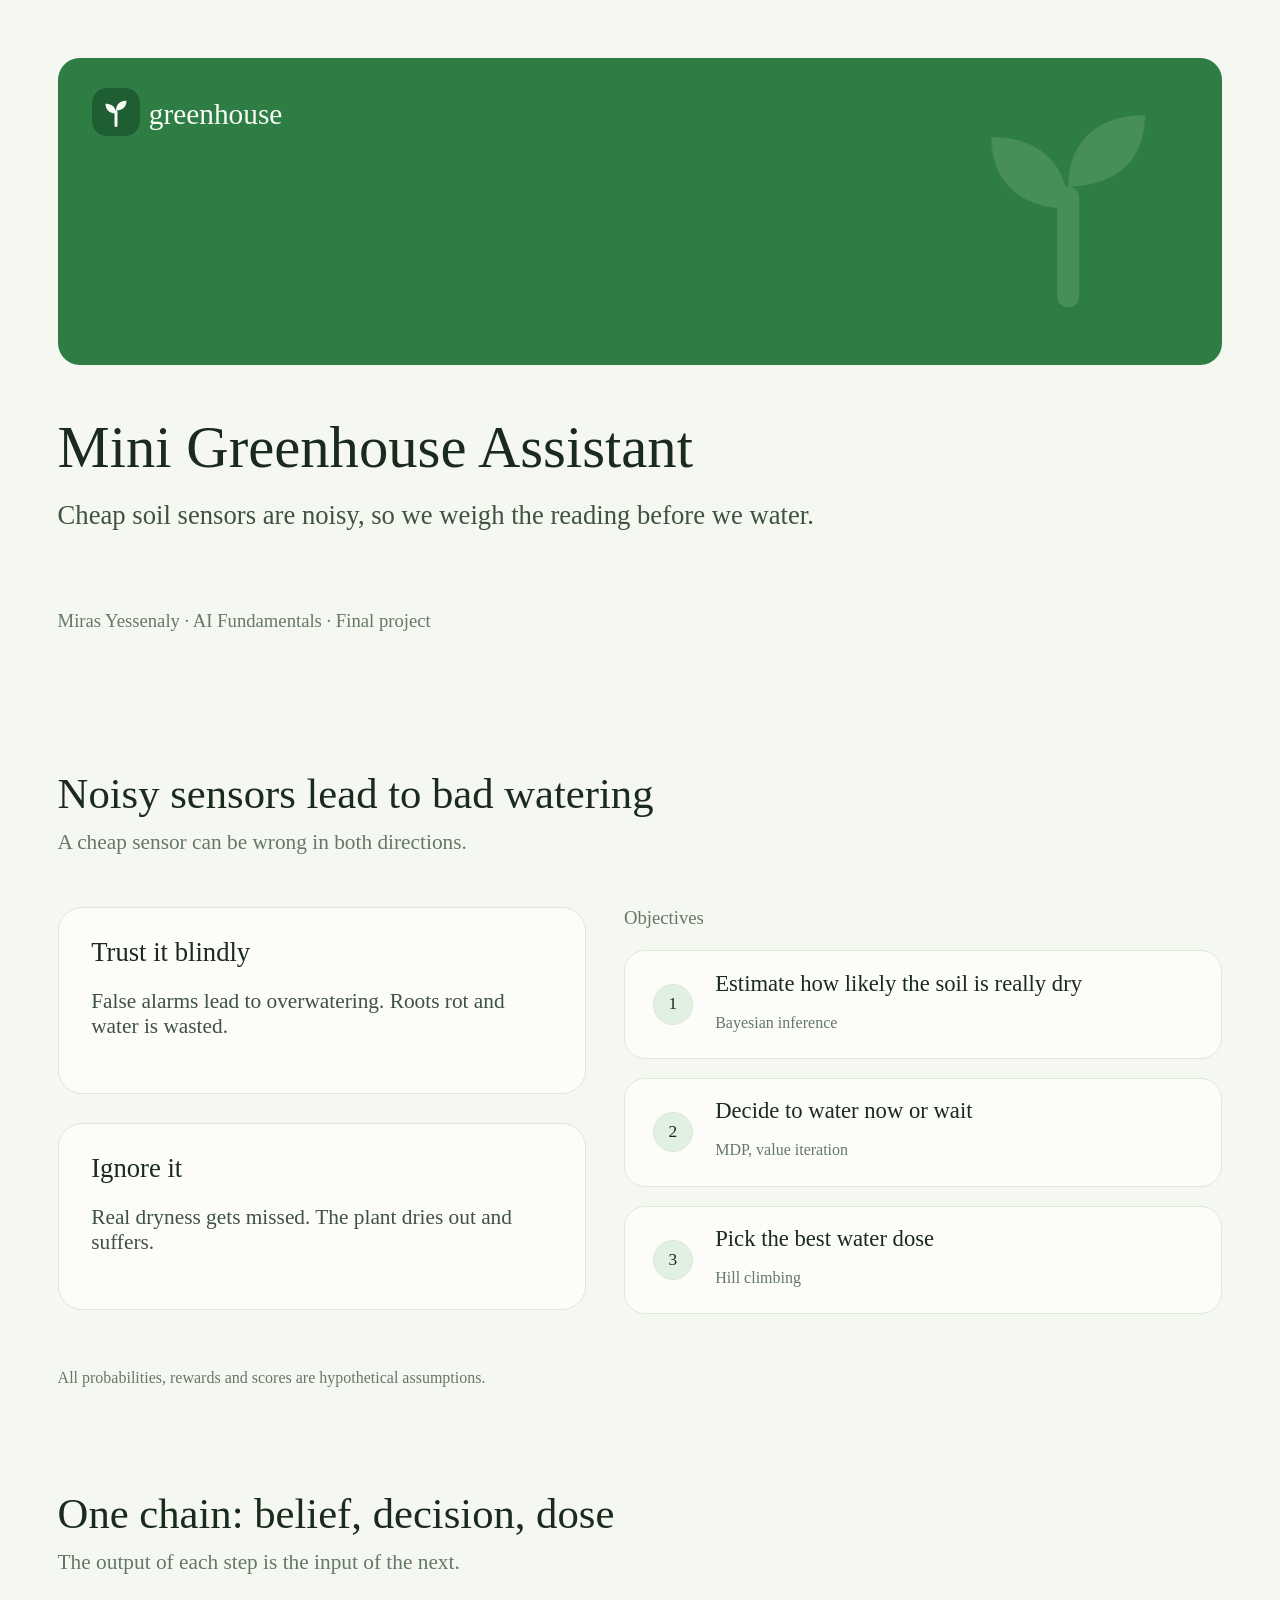
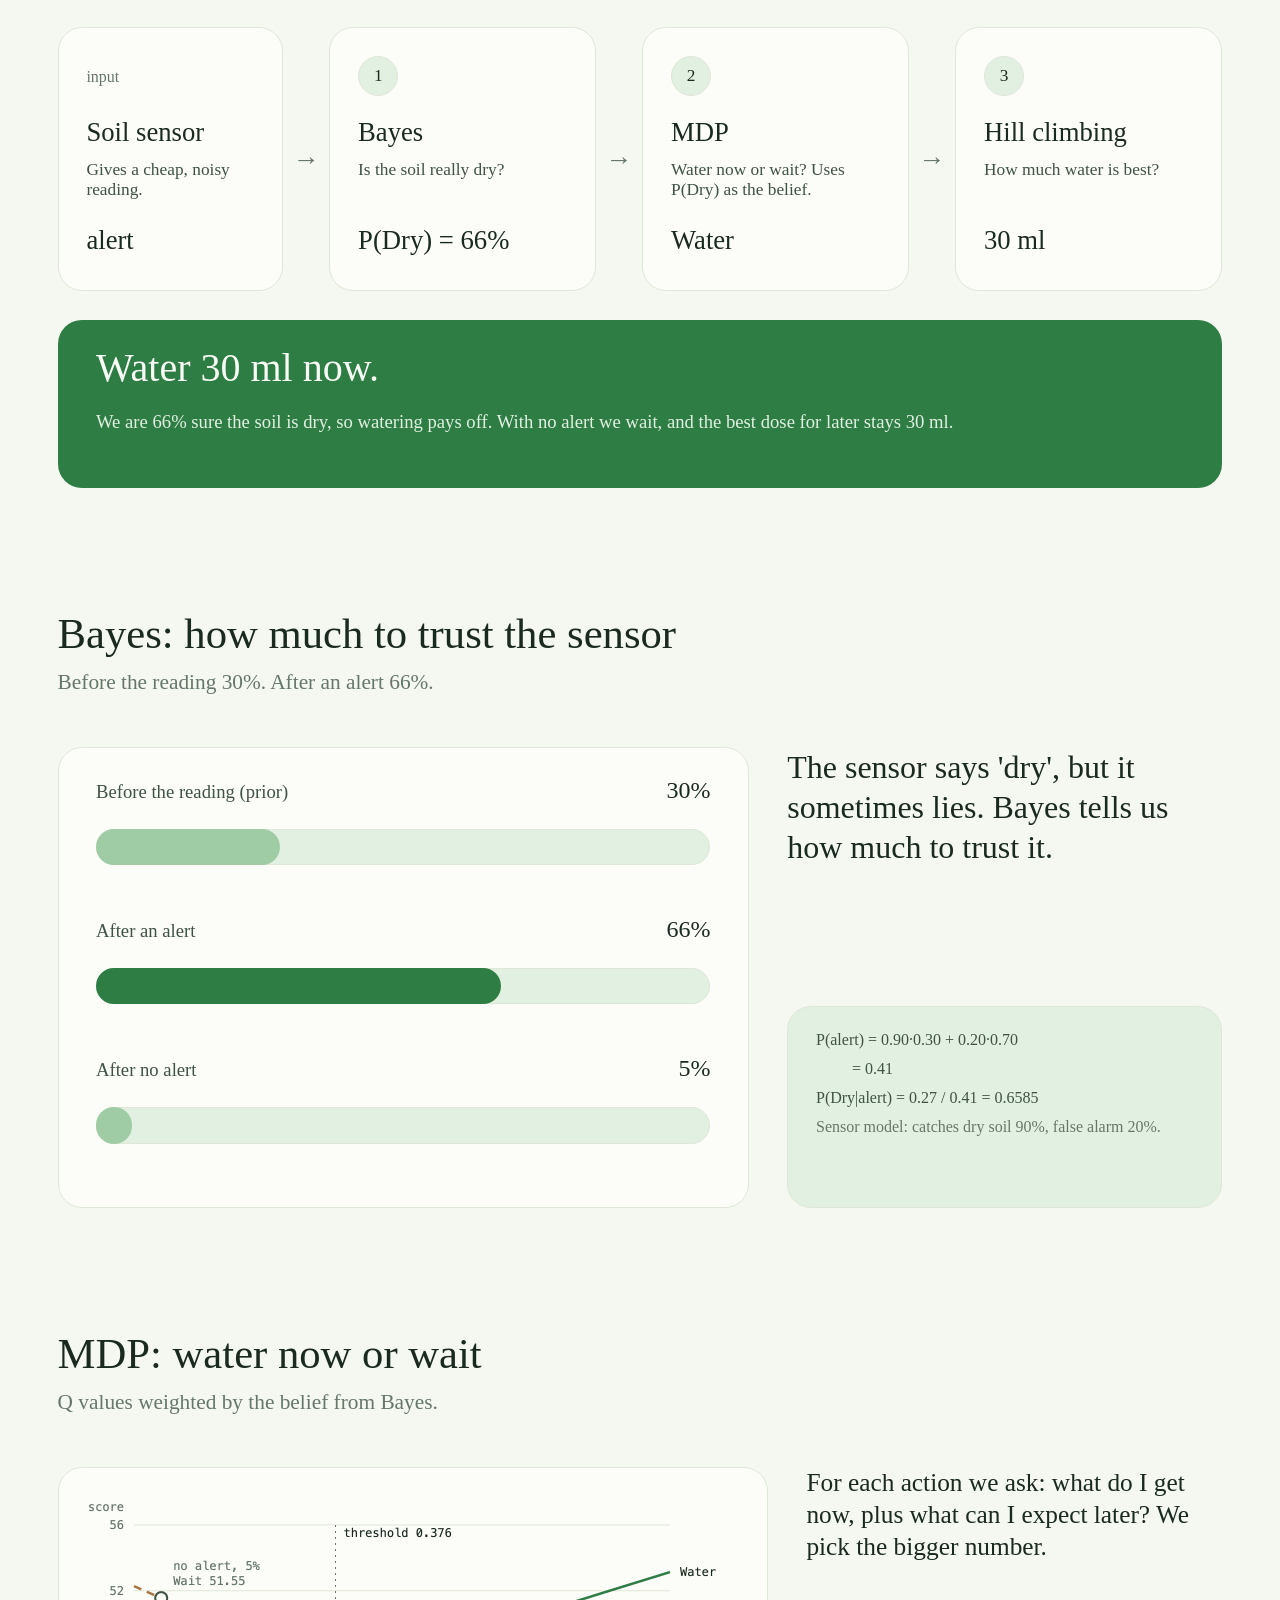
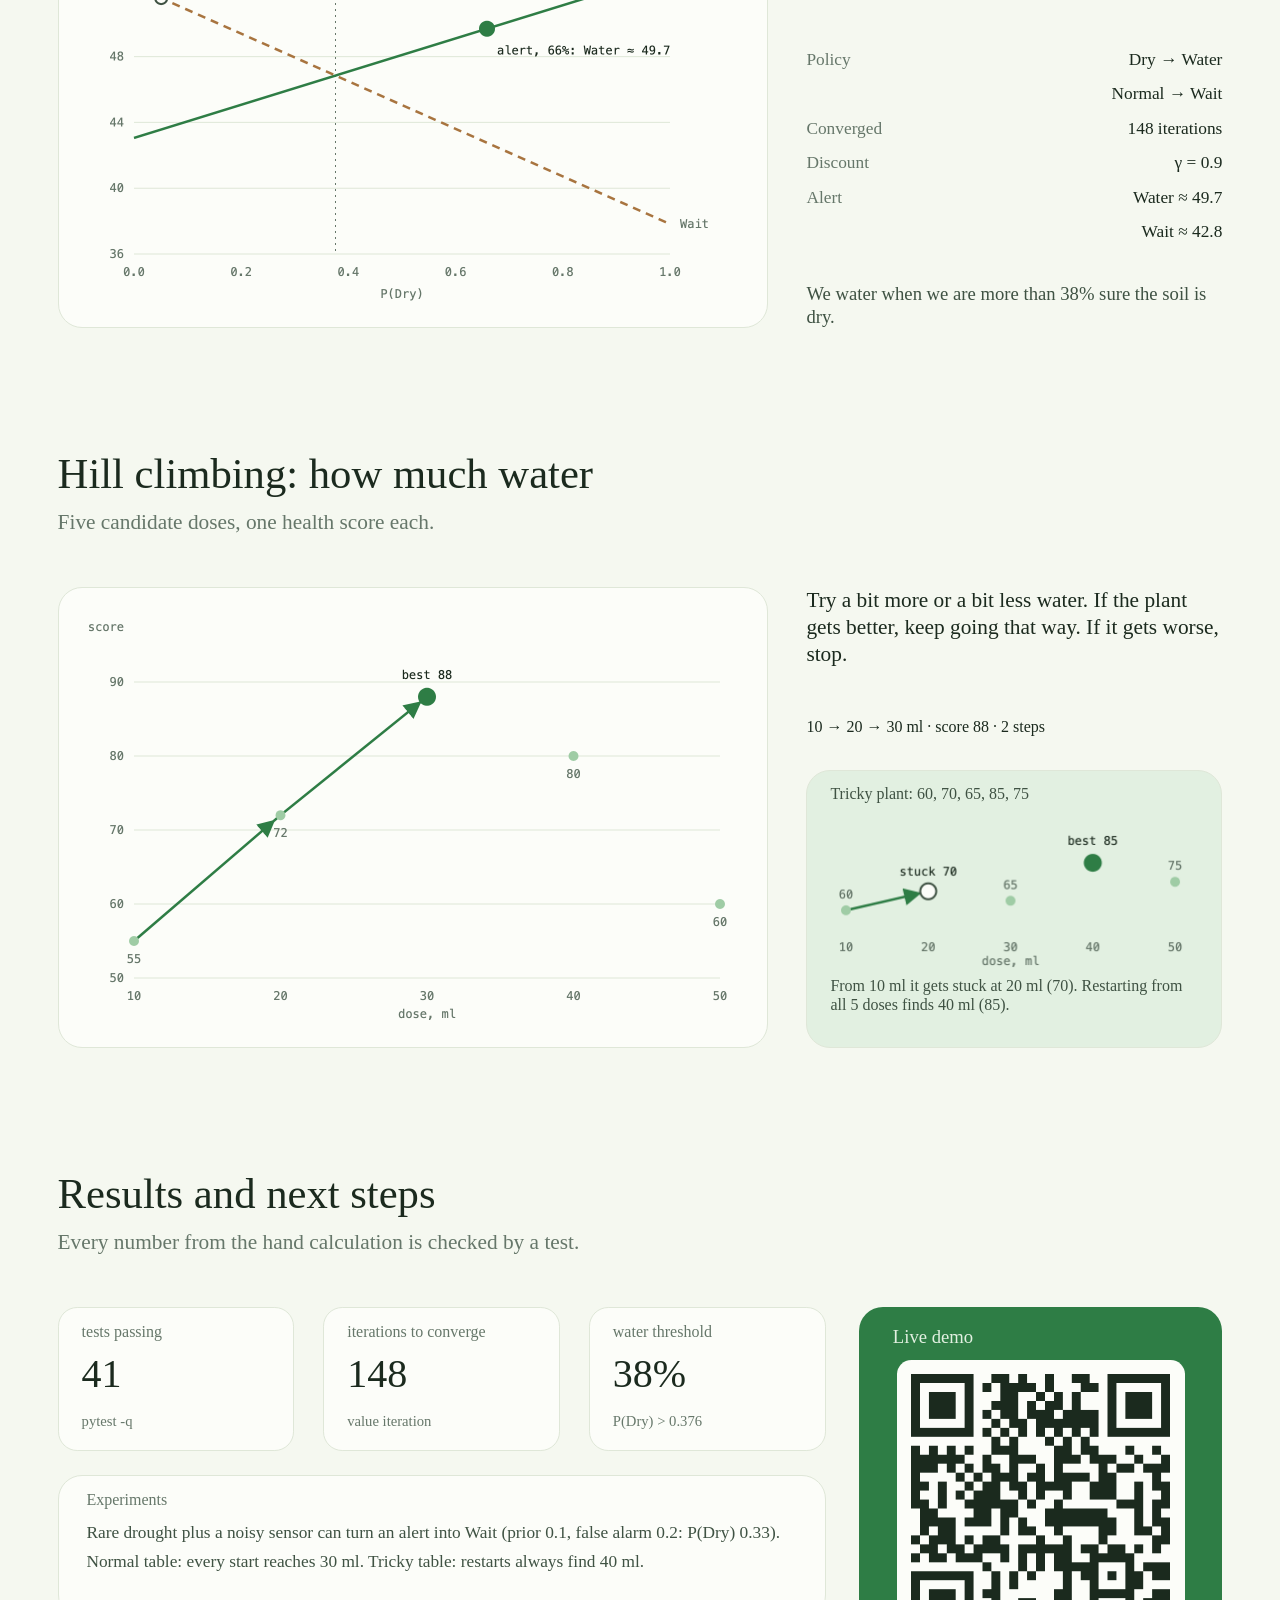
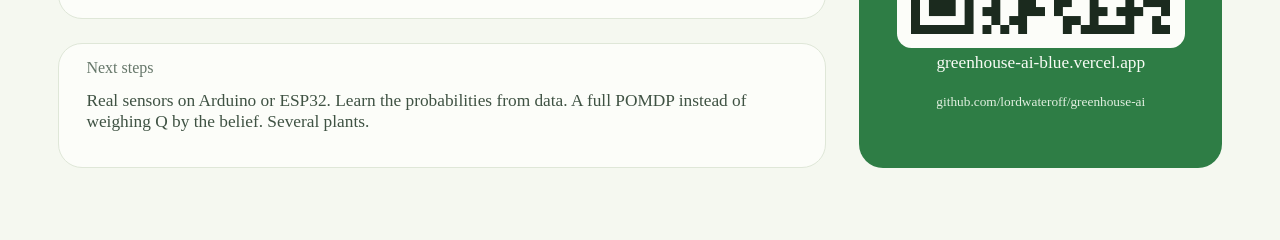
<file: docs/slides-assets/slides.html>
<!doctype html><html><head><meta charset='utf-8'><title>Slides twin</title><style>
@page {size:13.333in 7.5in;margin:0}
html,body{margin:0;background:#f5f8f0}
section{position:relative;width:13.333in;height:7.5in;background:#f5f8f0;overflow:hidden;page-break-after:always}
section>*{position:absolute} p{white-space:pre-wrap}
body.one section{display:none} body.one section:target{display:block}
</style></head><body><script>if(location.hash)document.body.className='one'</script><section id='s1'><img src='green-band.png' style='left:0.6in;top:0.6in;width:12.133000000000001in;height:3.2in;'><div style='left:1.5499999999999998in;top:0.94in;width:4in;height:0.5in;display:flex;flex-direction:column;justify-content:center;text-align:left'><p style='margin:0;line-height:1.2'><span style="font-family:'Helvetica Neue';font-size:22pt;color:#f8fcf5">greenhouse</span></p></div><div style='left:0.6in;top:4.3in;width:12.133000000000001in;height:0.8in;display:flex;flex-direction:column;justify-content:flex-start;text-align:left'><p style='margin:0;line-height:1.2'><span style="font-family:'Helvetica Neue';font-size:44pt;color:#1b2a1e">Mini Greenhouse Assistant</span></p></div><div style='left:0.6in;top:5.2in;width:12.133000000000001in;height:0.5in;display:flex;flex-direction:column;justify-content:flex-start;text-align:left'><p style='margin:0;line-height:1.2'><span style="font-family:'Helvetica Neue';font-size:20pt;color:#3f5243">Cheap soil sensors are noisy, so we weigh the reading before we water.</span></p></div><div style='left:0.6in;top:6.35in;width:12.133000000000001in;height:0.4in;display:flex;flex-direction:column;justify-content:flex-start;text-align:left'><p style='margin:0;line-height:1.2'><span style="font-family:'Helvetica Neue';font-size:14pt;color:#66776a">Miras Yessenaly · AI Fundamentals · Final project</span></p></div></section><section id='s2'><div style='left:0.6in;top:0.5in;width:12.133000000000001in;height:0.6in;display:flex;flex-direction:column;justify-content:flex-start;text-align:left'><p style='margin:0;line-height:1.2'><span style="font-family:'Helvetica Neue';font-size:32pt;color:#1b2a1e">Noisy sensors lead to bad watering</span></p></div><div style='left:0.6in;top:1.15in;width:12.133000000000001in;height:0.4in;display:flex;flex-direction:column;justify-content:flex-start;text-align:left'><p style='margin:0;line-height:1.2'><span style="font-family:'Helvetica Neue';font-size:16pt;color:#66776a">A cheap sensor can be wrong in both directions.</span></p></div><div style='left:0.6in;top:1.95in;width:5.5in;height:1.95in;background:#fcfdf9;border-radius:0.25in;border:0.75pt solid #dfe7d8;box-sizing:border-box'></div><div style='left:0.95in;top:2.25in;width:4.8in;height:0.45in;display:flex;flex-direction:column;justify-content:flex-start;text-align:left'><p style='margin:0;line-height:1.2'><span style="font-family:'Helvetica Neue';font-size:20pt;color:#1b2a1e">Trust it blindly</span></p></div><div style='left:0.95in;top:2.8in;width:4.8in;height:0.9in;display:flex;flex-direction:column;justify-content:flex-start;text-align:left'><p style='margin:0;line-height:1.2'><span style="font-family:'Helvetica Neue';font-size:16pt;color:#3f5243">False alarms lead to overwatering. Roots rot and water is wasted.</span></p></div><div style='left:0.6in;top:4.2in;width:5.5in;height:1.95in;background:#fcfdf9;border-radius:0.25in;border:0.75pt solid #dfe7d8;box-sizing:border-box'></div><div style='left:0.95in;top:4.5in;width:4.8in;height:0.45in;display:flex;flex-direction:column;justify-content:flex-start;text-align:left'><p style='margin:0;line-height:1.2'><span style="font-family:'Helvetica Neue';font-size:20pt;color:#1b2a1e">Ignore it</span></p></div><div style='left:0.95in;top:5.05in;width:4.8in;height:0.9in;display:flex;flex-direction:column;justify-content:flex-start;text-align:left'><p style='margin:0;line-height:1.2'><span style="font-family:'Helvetica Neue';font-size:16pt;color:#3f5243">Real dryness gets missed. The plant dries out and suffers.</span></p></div><div style='left:6.5in;top:1.95in;width:6in;height:0.35in;display:flex;flex-direction:column;justify-content:flex-start;text-align:left'><p style='margin:0;line-height:1.2'><span style="font-family:'Helvetica Neue';font-size:14pt;color:#66776a">Objectives</span></p></div><div style='left:6.5in;top:2.4in;width:6.2330000000000005in;height:1.13in;background:#fcfdf9;border-radius:0.22in;border:0.75pt solid #dfe7d8;box-sizing:border-box'></div><div style='left:6.8in;top:2.755in;width:0.42in;height:0.42in;background:#e2f0e1;border-radius:50%;border:0.75pt solid #dfe7d8;box-sizing:border-box'></div><div style='left:6.8in;top:2.755in;width:0.42in;height:0.42in;display:flex;flex-direction:column;justify-content:center;text-align:center'><p style='margin:0;line-height:1.2'><span style="font-family:'Menlo';font-size:13pt;color:#1b2a1e">1</span></p></div><div style='left:7.45in;top:2.6in;width:5.0in;height:0.42in;display:flex;flex-direction:column;justify-content:flex-start;text-align:left'><p style='margin:0;line-height:1.2'><span style="font-family:'Helvetica Neue';font-size:17pt;color:#1b2a1e">Estimate how likely the soil is really dry</span></p></div><div style='left:7.45in;top:3.05in;width:5.0in;height:0.32in;display:flex;flex-direction:column;justify-content:flex-start;text-align:left'><p style='margin:0;line-height:1.2'><span style="font-family:'Menlo';font-size:12pt;color:#66776a">Bayesian inference</span></p></div><div style='left:6.5in;top:3.73in;width:6.2330000000000005in;height:1.13in;background:#fcfdf9;border-radius:0.22in;border:0.75pt solid #dfe7d8;box-sizing:border-box'></div><div style='left:6.8in;top:4.085in;width:0.42in;height:0.42in;background:#e2f0e1;border-radius:50%;border:0.75pt solid #dfe7d8;box-sizing:border-box'></div><div style='left:6.8in;top:4.085in;width:0.42in;height:0.42in;display:flex;flex-direction:column;justify-content:center;text-align:center'><p style='margin:0;line-height:1.2'><span style="font-family:'Menlo';font-size:13pt;color:#1b2a1e">2</span></p></div><div style='left:7.45in;top:3.93in;width:5.0in;height:0.42in;display:flex;flex-direction:column;justify-content:flex-start;text-align:left'><p style='margin:0;line-height:1.2'><span style="font-family:'Helvetica Neue';font-size:17pt;color:#1b2a1e">Decide to water now or wait</span></p></div><div style='left:7.45in;top:4.38in;width:5.0in;height:0.32in;display:flex;flex-direction:column;justify-content:flex-start;text-align:left'><p style='margin:0;line-height:1.2'><span style="font-family:'Menlo';font-size:12pt;color:#66776a">MDP, value iteration</span></p></div><div style='left:6.5in;top:5.0600000000000005in;width:6.2330000000000005in;height:1.13in;background:#fcfdf9;border-radius:0.22in;border:0.75pt solid #dfe7d8;box-sizing:border-box'></div><div style='left:6.8in;top:5.415000000000001in;width:0.42in;height:0.42in;background:#e2f0e1;border-radius:50%;border:0.75pt solid #dfe7d8;box-sizing:border-box'></div><div style='left:6.8in;top:5.415000000000001in;width:0.42in;height:0.42in;display:flex;flex-direction:column;justify-content:center;text-align:center'><p style='margin:0;line-height:1.2'><span style="font-family:'Menlo';font-size:13pt;color:#1b2a1e">3</span></p></div><div style='left:7.45in;top:5.260000000000001in;width:5.0in;height:0.42in;display:flex;flex-direction:column;justify-content:flex-start;text-align:left'><p style='margin:0;line-height:1.2'><span style="font-family:'Helvetica Neue';font-size:17pt;color:#1b2a1e">Pick the best water dose</span></p></div><div style='left:7.45in;top:5.710000000000001in;width:5.0in;height:0.32in;display:flex;flex-direction:column;justify-content:flex-start;text-align:left'><p style='margin:0;line-height:1.2'><span style="font-family:'Menlo';font-size:12pt;color:#66776a">Hill climbing</span></p></div><div style='left:0.6in;top:6.75in;width:12.133000000000001in;height:0.3in;display:flex;flex-direction:column;justify-content:flex-start;text-align:left'><p style='margin:0;line-height:1.2'><span style="font-family:'Helvetica Neue';font-size:12pt;color:#66776a">All probabilities, rewards and scores are hypothetical assumptions.</span></p></div></section><section id='s3'><div style='left:0.6in;top:0.5in;width:12.133000000000001in;height:0.6in;display:flex;flex-direction:column;justify-content:flex-start;text-align:left'><p style='margin:0;line-height:1.2'><span style="font-family:'Helvetica Neue';font-size:32pt;color:#1b2a1e">One chain: belief, decision, dose</span></p></div><div style='left:0.6in;top:1.15in;width:12.133000000000001in;height:0.4in;display:flex;flex-direction:column;justify-content:flex-start;text-align:left'><p style='margin:0;line-height:1.2'><span style="font-family:'Helvetica Neue';font-size:16pt;color:#66776a">The output of each step is the input of the next.</span></p></div><div style='left:0.6in;top:1.95in;width:2.35in;height:2.75in;background:#fcfdf9;border-radius:0.25in;border:0.75pt solid #dfe7d8;box-sizing:border-box'></div><div style='left:0.8999999999999999in;top:2.25in;width:1.75in;height:0.42in;display:flex;flex-direction:column;justify-content:center;text-align:left'><p style='margin:0;line-height:1.2'><span style="font-family:'Menlo';font-size:12pt;color:#66776a">input</span></p></div><div style='left:0.8999999999999999in;top:2.87in;width:1.75in;height:0.42in;display:flex;flex-direction:column;justify-content:flex-start;text-align:left'><p style='margin:0;line-height:1.2'><span style="font-family:'Helvetica Neue';font-size:20pt;color:#1b2a1e">Soil sensor</span></p></div><div style='left:0.8999999999999999in;top:3.33in;width:1.75in;height:0.7in;display:flex;flex-direction:column;justify-content:flex-start;text-align:left'><p style='margin:0;line-height:1.2'><span style="font-family:'Helvetica Neue';font-size:13pt;color:#3f5243">Gives a cheap, noisy reading.</span></p></div><div style='left:0.8999999999999999in;top:4.0in;width:1.75in;height:0.45in;display:flex;flex-direction:column;justify-content:flex-start;text-align:left'><p style='margin:0;line-height:1.2'><span style="font-family:'Menlo';font-size:20pt;color:#1b2a1e">alert</span></p></div><div style='left:2.95in;top:1.95in;width:0.48in;height:2.75in;display:flex;flex-direction:column;justify-content:center;text-align:center'><p style='margin:0;line-height:1.2'><span style="font-family:'Helvetica Neue';font-size:20pt;color:#66776a">→</span></p></div><div style='left:3.43in;top:1.95in;width:2.78in;height:2.75in;background:#fcfdf9;border-radius:0.25in;border:0.75pt solid #dfe7d8;box-sizing:border-box'></div><div style='left:3.73in;top:2.25in;width:0.42in;height:0.42in;background:#e2f0e1;border-radius:50%;border:0.75pt solid #dfe7d8;box-sizing:border-box'></div><div style='left:3.73in;top:2.25in;width:0.42in;height:0.42in;display:flex;flex-direction:column;justify-content:center;text-align:center'><p style='margin:0;line-height:1.2'><span style="font-family:'Menlo';font-size:13pt;color:#1b2a1e">1</span></p></div><div style='left:3.73in;top:2.87in;width:2.1799999999999997in;height:0.42in;display:flex;flex-direction:column;justify-content:flex-start;text-align:left'><p style='margin:0;line-height:1.2'><span style="font-family:'Helvetica Neue';font-size:20pt;color:#1b2a1e">Bayes</span></p></div><div style='left:3.73in;top:3.33in;width:2.1799999999999997in;height:0.7in;display:flex;flex-direction:column;justify-content:flex-start;text-align:left'><p style='margin:0;line-height:1.2'><span style="font-family:'Helvetica Neue';font-size:13pt;color:#3f5243">Is the soil really dry?</span></p></div><div style='left:3.73in;top:4.0in;width:2.1799999999999997in;height:0.45in;display:flex;flex-direction:column;justify-content:flex-start;text-align:left'><p style='margin:0;line-height:1.2'><span style="font-family:'Menlo';font-size:20pt;color:#1b2a1e">P(Dry) = 66%</span></p></div><div style='left:6.21in;top:1.95in;width:0.48in;height:2.75in;display:flex;flex-direction:column;justify-content:center;text-align:center'><p style='margin:0;line-height:1.2'><span style="font-family:'Helvetica Neue';font-size:20pt;color:#66776a">→</span></p></div><div style='left:6.6899999999999995in;top:1.95in;width:2.78in;height:2.75in;background:#fcfdf9;border-radius:0.25in;border:0.75pt solid #dfe7d8;box-sizing:border-box'></div><div style='left:6.989999999999999in;top:2.25in;width:0.42in;height:0.42in;background:#e2f0e1;border-radius:50%;border:0.75pt solid #dfe7d8;box-sizing:border-box'></div><div style='left:6.989999999999999in;top:2.25in;width:0.42in;height:0.42in;display:flex;flex-direction:column;justify-content:center;text-align:center'><p style='margin:0;line-height:1.2'><span style="font-family:'Menlo';font-size:13pt;color:#1b2a1e">2</span></p></div><div style='left:6.989999999999999in;top:2.87in;width:2.1799999999999997in;height:0.42in;display:flex;flex-direction:column;justify-content:flex-start;text-align:left'><p style='margin:0;line-height:1.2'><span style="font-family:'Helvetica Neue';font-size:20pt;color:#1b2a1e">MDP</span></p></div><div style='left:6.989999999999999in;top:3.33in;width:2.1799999999999997in;height:0.7in;display:flex;flex-direction:column;justify-content:flex-start;text-align:left'><p style='margin:0;line-height:1.2'><span style="font-family:'Helvetica Neue';font-size:13pt;color:#3f5243">Water now or wait? Uses P(Dry) as the belief.</span></p></div><div style='left:6.989999999999999in;top:4.0in;width:2.1799999999999997in;height:0.45in;display:flex;flex-direction:column;justify-content:flex-start;text-align:left'><p style='margin:0;line-height:1.2'><span style="font-family:'Menlo';font-size:20pt;color:#1b2a1e">Water</span></p></div><div style='left:9.469999999999999in;top:1.95in;width:0.48in;height:2.75in;display:flex;flex-direction:column;justify-content:center;text-align:center'><p style='margin:0;line-height:1.2'><span style="font-family:'Helvetica Neue';font-size:20pt;color:#66776a">→</span></p></div><div style='left:9.95in;top:1.95in;width:2.78in;height:2.75in;background:#fcfdf9;border-radius:0.25in;border:0.75pt solid #dfe7d8;box-sizing:border-box'></div><div style='left:10.25in;top:2.25in;width:0.42in;height:0.42in;background:#e2f0e1;border-radius:50%;border:0.75pt solid #dfe7d8;box-sizing:border-box'></div><div style='left:10.25in;top:2.25in;width:0.42in;height:0.42in;display:flex;flex-direction:column;justify-content:center;text-align:center'><p style='margin:0;line-height:1.2'><span style="font-family:'Menlo';font-size:13pt;color:#1b2a1e">3</span></p></div><div style='left:10.25in;top:2.87in;width:2.1799999999999997in;height:0.42in;display:flex;flex-direction:column;justify-content:flex-start;text-align:left'><p style='margin:0;line-height:1.2'><span style="font-family:'Helvetica Neue';font-size:20pt;color:#1b2a1e">Hill climbing</span></p></div><div style='left:10.25in;top:3.33in;width:2.1799999999999997in;height:0.7in;display:flex;flex-direction:column;justify-content:flex-start;text-align:left'><p style='margin:0;line-height:1.2'><span style="font-family:'Helvetica Neue';font-size:13pt;color:#3f5243">How much water is best?</span></p></div><div style='left:10.25in;top:4.0in;width:2.1799999999999997in;height:0.45in;display:flex;flex-direction:column;justify-content:flex-start;text-align:left'><p style='margin:0;line-height:1.2'><span style="font-family:'Menlo';font-size:20pt;color:#1b2a1e">30 ml</span></p></div><div style='left:0.6in;top:5.0in;width:12.133000000000001in;height:1.75in;background:#2e7d45;border-radius:0.25in;box-sizing:border-box'></div><div style='left:1.0in;top:5.25in;width:8in;height:0.6in;display:flex;flex-direction:column;justify-content:flex-start;text-align:left'><p style='margin:0;line-height:1.2'><span style="font-family:'Helvetica Neue';font-size:30pt;color:#f8fcf5">Water 30 ml now.</span></p></div><div style='left:1.0in;top:5.95in;width:11.333in;height:0.6in;display:flex;flex-direction:column;justify-content:flex-start;text-align:left'><p style='margin:0;line-height:1.2'><span style="font-family:'Helvetica Neue';font-size:14pt;color:#e2f0e1">We are 66% sure the soil is dry, so watering pays off. With no alert we wait, and the best dose for later stays 30 ml.</span></p></div></section><section id='s4'><div style='left:0.6in;top:0.5in;width:12.133000000000001in;height:0.6in;display:flex;flex-direction:column;justify-content:flex-start;text-align:left'><p style='margin:0;line-height:1.2'><span style="font-family:'Helvetica Neue';font-size:32pt;color:#1b2a1e">Bayes: how much to trust the sensor</span></p></div><div style='left:0.6in;top:1.15in;width:12.133000000000001in;height:0.4in;display:flex;flex-direction:column;justify-content:flex-start;text-align:left'><p style='margin:0;line-height:1.2'><span style="font-family:'Helvetica Neue';font-size:16pt;color:#66776a">Before the reading 30%. After an alert 66%.</span></p></div><div style='left:0.6in;top:1.95in;width:7.2in;height:4.8in;background:#fcfdf9;border-radius:0.25in;border:0.75pt solid #dfe7d8;box-sizing:border-box'></div><div style='left:1.0in;top:2.3in;width:4.8in;height:0.35in;display:flex;flex-direction:column;justify-content:flex-start;text-align:left'><p style='margin:0;line-height:1.2'><span style="font-family:'Helvetica Neue';font-size:14pt;color:#3f5243">Before the reading (prior)</span></p></div><div style='left:6.0in;top:2.25in;width:1.4in;height:0.4in;display:flex;flex-direction:column;justify-content:flex-start;text-align:right'><p style='margin:0;line-height:1.2'><span style="font-family:'Menlo';font-size:18pt;color:#1b2a1e">30%</span></p></div><div style='left:1.0in;top:2.8in;width:6.4in;height:0.38in;background:#e2f0e1;border-radius:0.19in;border:0.75pt solid #dfe7d8;box-sizing:border-box'></div><div style='left:1.0in;top:2.8in;width:1.92in;height:0.38in;background:#9fcca5;border-radius:0.19in;box-sizing:border-box'></div><div style='left:1.0in;top:3.75in;width:4.8in;height:0.35in;display:flex;flex-direction:column;justify-content:flex-start;text-align:left'><p style='margin:0;line-height:1.2'><span style="font-family:'Helvetica Neue';font-size:14pt;color:#3f5243">After an alert</span></p></div><div style='left:6.0in;top:3.7in;width:1.4in;height:0.4in;display:flex;flex-direction:column;justify-content:flex-start;text-align:right'><p style='margin:0;line-height:1.2'><span style="font-family:'Menlo';font-size:18pt;color:#1b2a1e">66%</span></p></div><div style='left:1.0in;top:4.25in;width:6.4in;height:0.38in;background:#e2f0e1;border-radius:0.19in;border:0.75pt solid #dfe7d8;box-sizing:border-box'></div><div style='left:1.0in;top:4.25in;width:4.2144in;height:0.38in;background:#2e7d45;border-radius:0.19in;box-sizing:border-box'></div><div style='left:1.0in;top:5.199999999999999in;width:4.8in;height:0.35in;display:flex;flex-direction:column;justify-content:flex-start;text-align:left'><p style='margin:0;line-height:1.2'><span style="font-family:'Helvetica Neue';font-size:14pt;color:#3f5243">After no alert</span></p></div><div style='left:6.0in;top:5.1499999999999995in;width:1.4in;height:0.4in;display:flex;flex-direction:column;justify-content:flex-start;text-align:right'><p style='margin:0;line-height:1.2'><span style="font-family:'Menlo';font-size:18pt;color:#1b2a1e">5%</span></p></div><div style='left:1.0in;top:5.699999999999999in;width:6.4in;height:0.38in;background:#e2f0e1;border-radius:0.19in;border:0.75pt solid #dfe7d8;box-sizing:border-box'></div><div style='left:1.0in;top:5.699999999999999in;width:0.38in;height:0.38in;background:#9fcca5;border-radius:0.19in;box-sizing:border-box'></div><div style='left:8.2in;top:1.95in;width:4.533000000000001in;height:2.4in;display:flex;flex-direction:column;justify-content:flex-start;text-align:left'><p style='margin:0;line-height:1.25'><span style="font-family:'Helvetica Neue';font-size:24pt;color:#1b2a1e">The sensor says &#x27;dry&#x27;, but it sometimes lies. Bayes tells us how much to trust it.</span></p></div><div style='left:8.2in;top:4.65in;width:4.533000000000001in;height:2.1in;background:#e2f0e1;border-radius:0.25in;border:0.75pt solid #dfe7d8;box-sizing:border-box'></div><div style='left:8.5in;top:4.9in;width:3.933000000000001in;height:1.7in;display:flex;flex-direction:column;justify-content:flex-start;text-align:left'><p style='margin:0 0 6pt 0;line-height:1.3'><span style="font-family:'Menlo';font-size:12pt;color:#3f5243">P(alert) = 0.90·0.30 + 0.20·0.70</span></p><p style='margin:0 0 6pt 0;line-height:1.3'><span style="font-family:'Menlo';font-size:12pt;color:#3f5243">         = 0.41</span></p><p style='margin:0 0 6pt 0;line-height:1.3'><span style="font-family:'Menlo';font-size:12pt;color:#3f5243">P(Dry|alert) = 0.27 / 0.41 = 0.6585</span></p><p style='margin:0;line-height:1.3'><span style="font-family:'Helvetica Neue';font-size:12pt;color:#66776a">Sensor model: catches dry soil 90%, false alarm 20%.</span></p></div></section><section id='s5'><div style='left:0.6in;top:0.5in;width:12.133000000000001in;height:0.6in;display:flex;flex-direction:column;justify-content:flex-start;text-align:left'><p style='margin:0;line-height:1.2'><span style="font-family:'Helvetica Neue';font-size:32pt;color:#1b2a1e">MDP: water now or wait</span></p></div><div style='left:0.6in;top:1.15in;width:12.133000000000001in;height:0.4in;display:flex;flex-direction:column;justify-content:flex-start;text-align:left'><p style='margin:0;line-height:1.2'><span style="font-family:'Helvetica Neue';font-size:16pt;color:#66776a">Q values weighted by the belief from Bayes.</span></p></div><div style='left:0.6in;top:1.95in;width:7.4in;height:4.8in;background:#fcfdf9;border-radius:0.25in;border:0.75pt solid #dfe7d8;box-sizing:border-box'></div><img src='mdp-chart.png' style='left:0.85in;top:2.2in;width:6.9in;height:4.3in;'><div style='left:8.4in;top:1.95in;width:4.333in;height:1.75in;display:flex;flex-direction:column;justify-content:flex-start;text-align:left'><p style='margin:0;line-height:1.25'><span style="font-family:'Helvetica Neue';font-size:19pt;color:#1b2a1e">For each action we ask: what do I get now, plus what can I expect later? We pick the bigger number.</span></p></div><div style='left:8.4in;top:3.85in;width:1.6in;height:0.32in;display:flex;flex-direction:column;justify-content:flex-start;text-align:left'><p style='margin:0;line-height:1.2'><span style="font-family:'Helvetica Neue';font-size:13pt;color:#66776a">Policy</span></p></div><div style='left:10.0in;top:3.85in;width:2.733in;height:0.32in;display:flex;flex-direction:column;justify-content:flex-start;text-align:right'><p style='margin:0;line-height:1.2'><span style="font-family:'Menlo';font-size:13pt;color:#1b2a1e">Dry → Water</span></p></div><div style='left:8.4in;top:4.21in;width:1.6in;height:0.32in;display:flex;flex-direction:column;justify-content:flex-start;text-align:left'><p style='margin:0;line-height:1.2'><span style="font-family:'Helvetica Neue';font-size:13pt;color:#66776a"></span></p></div><div style='left:10.0in;top:4.21in;width:2.733in;height:0.32in;display:flex;flex-direction:column;justify-content:flex-start;text-align:right'><p style='margin:0;line-height:1.2'><span style="font-family:'Menlo';font-size:13pt;color:#1b2a1e">Normal → Wait</span></p></div><div style='left:8.4in;top:4.57in;width:1.6in;height:0.32in;display:flex;flex-direction:column;justify-content:flex-start;text-align:left'><p style='margin:0;line-height:1.2'><span style="font-family:'Helvetica Neue';font-size:13pt;color:#66776a">Converged</span></p></div><div style='left:10.0in;top:4.57in;width:2.733in;height:0.32in;display:flex;flex-direction:column;justify-content:flex-start;text-align:right'><p style='margin:0;line-height:1.2'><span style="font-family:'Menlo';font-size:13pt;color:#1b2a1e">148 iterations</span></p></div><div style='left:8.4in;top:4.93in;width:1.6in;height:0.32in;display:flex;flex-direction:column;justify-content:flex-start;text-align:left'><p style='margin:0;line-height:1.2'><span style="font-family:'Helvetica Neue';font-size:13pt;color:#66776a">Discount</span></p></div><div style='left:10.0in;top:4.93in;width:2.733in;height:0.32in;display:flex;flex-direction:column;justify-content:flex-start;text-align:right'><p style='margin:0;line-height:1.2'><span style="font-family:'Menlo';font-size:13pt;color:#1b2a1e">γ = 0.9</span></p></div><div style='left:8.4in;top:5.29in;width:1.6in;height:0.32in;display:flex;flex-direction:column;justify-content:flex-start;text-align:left'><p style='margin:0;line-height:1.2'><span style="font-family:'Helvetica Neue';font-size:13pt;color:#66776a">Alert</span></p></div><div style='left:10.0in;top:5.29in;width:2.733in;height:0.32in;display:flex;flex-direction:column;justify-content:flex-start;text-align:right'><p style='margin:0;line-height:1.2'><span style="font-family:'Menlo';font-size:13pt;color:#1b2a1e">Water ≈ 49.7</span></p></div><div style='left:8.4in;top:5.65in;width:1.6in;height:0.32in;display:flex;flex-direction:column;justify-content:flex-start;text-align:left'><p style='margin:0;line-height:1.2'><span style="font-family:'Helvetica Neue';font-size:13pt;color:#66776a"></span></p></div><div style='left:10.0in;top:5.65in;width:2.733in;height:0.32in;display:flex;flex-direction:column;justify-content:flex-start;text-align:right'><p style='margin:0;line-height:1.2'><span style="font-family:'Menlo';font-size:13pt;color:#1b2a1e">Wait ≈ 42.8</span></p></div><div style='left:8.4in;top:6.15in;width:4.333in;height:0.6in;display:flex;flex-direction:column;justify-content:flex-end;text-align:left'><p style='margin:0;line-height:1.2'><span style="font-family:'Helvetica Neue';font-size:14pt;color:#3f5243">We water when we are more than 38% sure the soil is dry.</span></p></div></section><section id='s6'><div style='left:0.6in;top:0.5in;width:12.133000000000001in;height:0.6in;display:flex;flex-direction:column;justify-content:flex-start;text-align:left'><p style='margin:0;line-height:1.2'><span style="font-family:'Helvetica Neue';font-size:32pt;color:#1b2a1e">Hill climbing: how much water</span></p></div><div style='left:0.6in;top:1.15in;width:12.133000000000001in;height:0.4in;display:flex;flex-direction:column;justify-content:flex-start;text-align:left'><p style='margin:0;line-height:1.2'><span style="font-family:'Helvetica Neue';font-size:16pt;color:#66776a">Five candidate doses, one health score each.</span></p></div><div style='left:0.6in;top:1.95in;width:7.4in;height:4.8in;background:#fcfdf9;border-radius:0.25in;border:0.75pt solid #dfe7d8;box-sizing:border-box'></div><img src='hill-chart.png' style='left:0.85in;top:2.2in;width:6.9in;height:4.3in;'><div style='left:8.4in;top:1.95in;width:4.333in;height:1.3in;display:flex;flex-direction:column;justify-content:flex-start;text-align:left'><p style='margin:0;line-height:1.25'><span style="font-family:'Helvetica Neue';font-size:16pt;color:#1b2a1e">Try a bit more or a bit less water. If the plant gets better, keep going that way. If it gets worse, stop.</span></p></div><div style='left:8.4in;top:3.3in;width:4.333in;height:0.35in;display:flex;flex-direction:column;justify-content:flex-start;text-align:left'><p style='margin:0;line-height:1.2'><span style="font-family:'Menlo';font-size:12pt;color:#1b2a1e">10 → 20 → 30 ml · score 88 · 2 steps</span></p></div><div style='left:8.4in;top:3.85in;width:4.333in;height:2.9in;background:#e2f0e1;border-radius:0.25in;border:0.75pt solid #dfe7d8;box-sizing:border-box'></div><div style='left:8.65in;top:4.0in;width:3.833in;height:0.3in;display:flex;flex-direction:column;justify-content:flex-start;text-align:left'><p style='margin:0;line-height:1.2'><span style="font-family:'Menlo';font-size:12pt;color:#3f5243">Tricky plant: 60, 70, 65, 85, 75</span></p></div><img src='hill-tricky.png' style='left:8.6in;top:4.35in;width:3.85in;height:1.6in;'><div style='left:8.65in;top:6.0in;width:3.833in;height:0.65in;display:flex;flex-direction:column;justify-content:flex-start;text-align:left'><p style='margin:0;line-height:1.2'><span style="font-family:'Helvetica Neue';font-size:12pt;color:#3f5243">From 10 ml it gets stuck at 20 ml (70). Restarting from all 5 doses finds 40 ml (85).</span></p></div></section><section id='s7'><div style='left:0.6in;top:0.5in;width:12.133000000000001in;height:0.6in;display:flex;flex-direction:column;justify-content:flex-start;text-align:left'><p style='margin:0;line-height:1.2'><span style="font-family:'Helvetica Neue';font-size:32pt;color:#1b2a1e">Results and next steps</span></p></div><div style='left:0.6in;top:1.15in;width:12.133000000000001in;height:0.4in;display:flex;flex-direction:column;justify-content:flex-start;text-align:left'><p style='margin:0;line-height:1.2'><span style="font-family:'Helvetica Neue';font-size:16pt;color:#66776a">Every number from the hand calculation is checked by a test.</span></p></div><div style='left:0.6in;top:1.95in;width:2.466666666666667in;height:1.5in;background:#fcfdf9;border-radius:0.2in;border:0.75pt solid #dfe7d8;box-sizing:border-box'></div><div style='left:0.85in;top:2.1in;width:1.9666666666666668in;height:0.3in;display:flex;flex-direction:column;justify-content:flex-start;text-align:left'><p style='margin:0;line-height:1.2'><span style="font-family:'Helvetica Neue';font-size:12pt;color:#66776a">tests passing</span></p></div><div style='left:0.85in;top:2.4in;width:1.9666666666666668in;height:0.6in;display:flex;flex-direction:column;justify-content:flex-start;text-align:left'><p style='margin:0;line-height:1.2'><span style="font-family:'Helvetica Neue';font-size:30pt;color:#1b2a1e">41</span></p></div><div style='left:0.85in;top:3.03in;width:1.9666666666666668in;height:0.3in;display:flex;flex-direction:column;justify-content:flex-start;text-align:left'><p style='margin:0;line-height:1.2'><span style="font-family:'Menlo';font-size:11pt;color:#66776a">pytest -q</span></p></div><div style='left:3.3666666666666667in;top:1.95in;width:2.466666666666667in;height:1.5in;background:#fcfdf9;border-radius:0.2in;border:0.75pt solid #dfe7d8;box-sizing:border-box'></div><div style='left:3.6166666666666667in;top:2.1in;width:1.9666666666666668in;height:0.3in;display:flex;flex-direction:column;justify-content:flex-start;text-align:left'><p style='margin:0;line-height:1.2'><span style="font-family:'Helvetica Neue';font-size:12pt;color:#66776a">iterations to converge</span></p></div><div style='left:3.6166666666666667in;top:2.4in;width:1.9666666666666668in;height:0.6in;display:flex;flex-direction:column;justify-content:flex-start;text-align:left'><p style='margin:0;line-height:1.2'><span style="font-family:'Helvetica Neue';font-size:30pt;color:#1b2a1e">148</span></p></div><div style='left:3.6166666666666667in;top:3.03in;width:1.9666666666666668in;height:0.3in;display:flex;flex-direction:column;justify-content:flex-start;text-align:left'><p style='margin:0;line-height:1.2'><span style="font-family:'Menlo';font-size:11pt;color:#66776a">value iteration</span></p></div><div style='left:6.133333333333333in;top:1.95in;width:2.466666666666667in;height:1.5in;background:#fcfdf9;border-radius:0.2in;border:0.75pt solid #dfe7d8;box-sizing:border-box'></div><div style='left:6.383333333333333in;top:2.1in;width:1.9666666666666668in;height:0.3in;display:flex;flex-direction:column;justify-content:flex-start;text-align:left'><p style='margin:0;line-height:1.2'><span style="font-family:'Helvetica Neue';font-size:12pt;color:#66776a">water threshold</span></p></div><div style='left:6.383333333333333in;top:2.4in;width:1.9666666666666668in;height:0.6in;display:flex;flex-direction:column;justify-content:flex-start;text-align:left'><p style='margin:0;line-height:1.2'><span style="font-family:'Helvetica Neue';font-size:30pt;color:#1b2a1e">38%</span></p></div><div style='left:6.383333333333333in;top:3.03in;width:1.9666666666666668in;height:0.3in;display:flex;flex-direction:column;justify-content:flex-start;text-align:left'><p style='margin:0;line-height:1.2'><span style="font-family:'Menlo';font-size:11pt;color:#66776a">P(Dry) &gt; 0.376</span></p></div><div style='left:0.6in;top:3.7in;width:8.0in;height:1.5in;background:#fcfdf9;border-radius:0.25in;border:0.75pt solid #dfe7d8;box-sizing:border-box'></div><div style='left:0.8999999999999999in;top:3.85in;width:7.4in;height:0.3in;display:flex;flex-direction:column;justify-content:flex-start;text-align:left'><p style='margin:0;line-height:1.2'><span style="font-family:'Helvetica Neue';font-size:12pt;color:#66776a">Experiments</span></p></div><div style='left:0.8999999999999999in;top:4.2in;width:7.4in;height:0.95in;display:flex;flex-direction:column;justify-content:flex-start;text-align:left'><p style='margin:0 0 6pt 0;line-height:1.2'><span style="font-family:'Helvetica Neue';font-size:13pt;color:#3f5243">Rare drought plus a noisy sensor can turn an alert into Wait (prior 0.1, false alarm 0.2: P(Dry) 0.33).</span></p><p style='margin:0;line-height:1.2'><span style="font-family:'Helvetica Neue';font-size:13pt;color:#3f5243">Normal table: every start reaches 30 ml. Tricky table: restarts always find 40 ml.</span></p></div><div style='left:0.6in;top:5.45in;width:8.0in;height:1.3in;background:#fcfdf9;border-radius:0.25in;border:0.75pt solid #dfe7d8;box-sizing:border-box'></div><div style='left:0.8999999999999999in;top:5.6in;width:7.4in;height:0.3in;display:flex;flex-direction:column;justify-content:flex-start;text-align:left'><p style='margin:0;line-height:1.2'><span style="font-family:'Helvetica Neue';font-size:12pt;color:#66776a">Next steps</span></p></div><div style='left:0.8999999999999999in;top:5.95in;width:7.4in;height:0.7in;display:flex;flex-direction:column;justify-content:flex-start;text-align:left'><p style='margin:0;line-height:1.2'><span style="font-family:'Helvetica Neue';font-size:13pt;color:#3f5243">Real sensors on Arduino or ESP32. Learn the probabilities from data. A full POMDP instead of weighing Q by the belief. Several plants.</span></p></div><div style='left:8.95in;top:1.95in;width:3.7830000000000013in;height:4.8in;background:#2e7d45;border-radius:0.25in;box-sizing:border-box'></div><div style='left:9.299999999999999in;top:2.15in;width:3.083000000000001in;height:0.35in;display:flex;flex-direction:column;justify-content:flex-start;text-align:left'><p style='margin:0;line-height:1.2'><span style="font-family:'Helvetica Neue';font-size:14pt;color:#e2f0e1">Live demo</span></p></div><div style='left:9.3415in;top:2.5in;width:3.0in;height:3.0in;background:#fcfdf9;border-radius:0.15in;box-sizing:border-box'></div><img src='qr.png' style='left:9.4915in;top:2.65in;width:2.7in;height:2.7in;'><div style='left:9.25in;top:5.55in;width:3.183000000000001in;height:0.35in;display:flex;flex-direction:column;justify-content:flex-start;text-align:center'><p style='margin:0;line-height:1.2'><span style="font-family:'Menlo';font-size:13pt;color:#f8fcf5">greenhouse-ai-blue.vercel.app</span></p></div><div style='left:9.1in;top:5.95in;width:3.4830000000000014in;height:0.35in;display:flex;flex-direction:column;justify-content:flex-start;text-align:center'><p style='margin:0;line-height:1.2'><span style="font-family:'Menlo';font-size:10pt;color:#e2f0e1">github.com/lordwateroff/greenhouse-ai</span></p></div></section></body></html>
</file>
